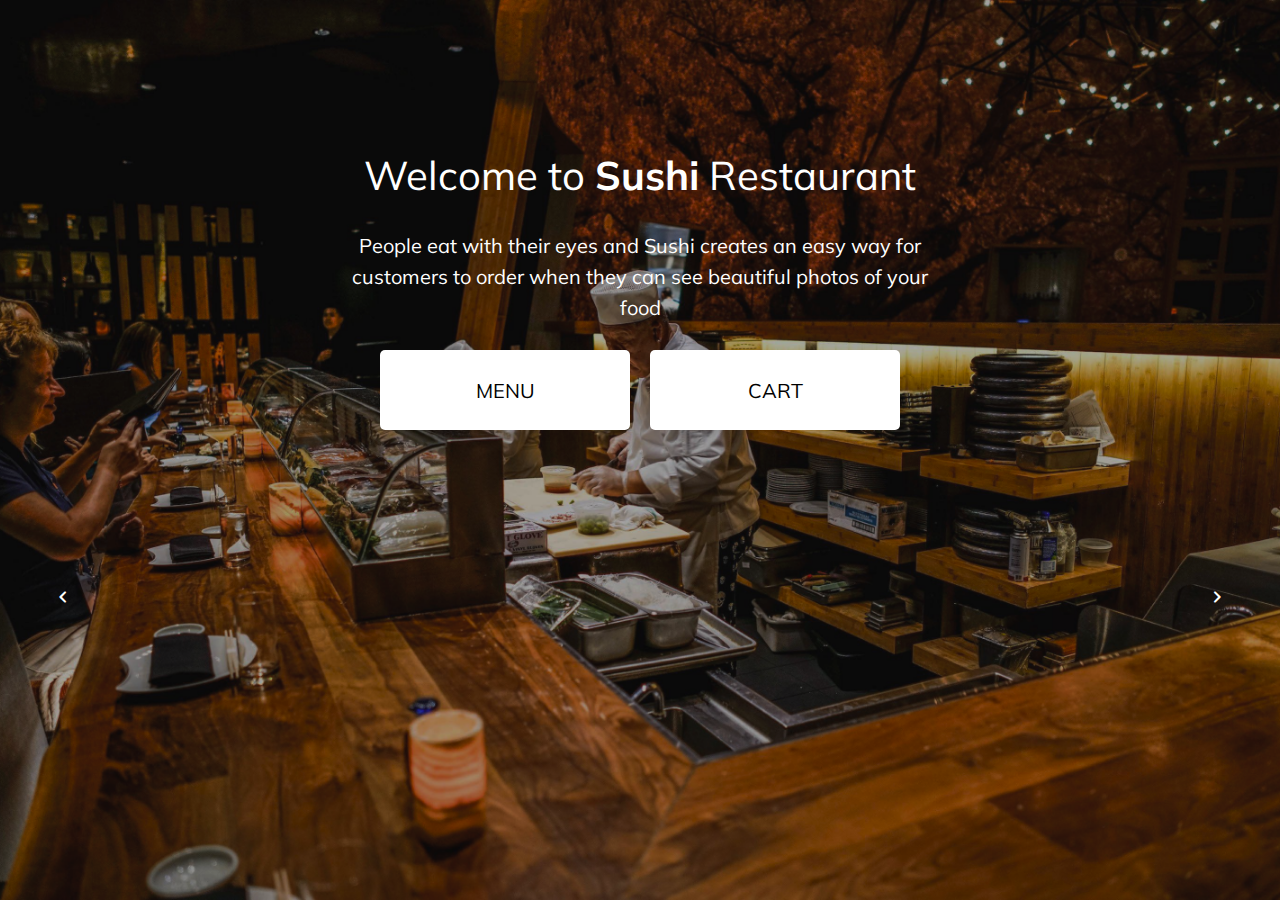
<file: index.html>
<!DOCTYPE html>
<html lang="en">
<head>
  <meta charset="UTF-8">
  <meta http-equiv="X-UA-Compatible" content="IE=edge">
  <meta name="viewport" content="width=device-width, initial-scale=1.0">
  <!--Google Mulish Font App-->
  <link rel="preconnect" href="https://fonts.googleapis.com">
  <link rel="preconnect" href="https://fonts.gstatic.com" crossorigin>
  <link href="https://fonts.googleapis.com/css2?family=Mulish:wght@400;700&display=swap" rel="stylesheet">
  <!-- Google Material Icon CDN-->
  <link href="https://fonts.googleapis.com/icon?family=Material+Icons|Material+Icons+Round" rel="stylesheet">
  <!--stylesheet link-->
  <link href="style.css" rel="stylesheet">
  <title>Sushi Food App</title>
</head>
<body>
  <main class="sushi-app">
    <h2>Welcome to <span style="font-weight:bold;">Sushi</span> Restaurant</h2>
    <p>People eat with their eyes and Sushi creates an easy way for customers to order when they can see beautiful photos of your food</p>
    <span class="material-icons-round left">keyboard_arrow_left</span>
    <span class="material-icons-round right">keyboard_arrow_right</span>
    <section>
      <a id="menu" href="index2.html">MENU</a>
    <a id="cart" href="index3.html">CART</a>
    </section>
  </main>
</body>
</html>
</file>
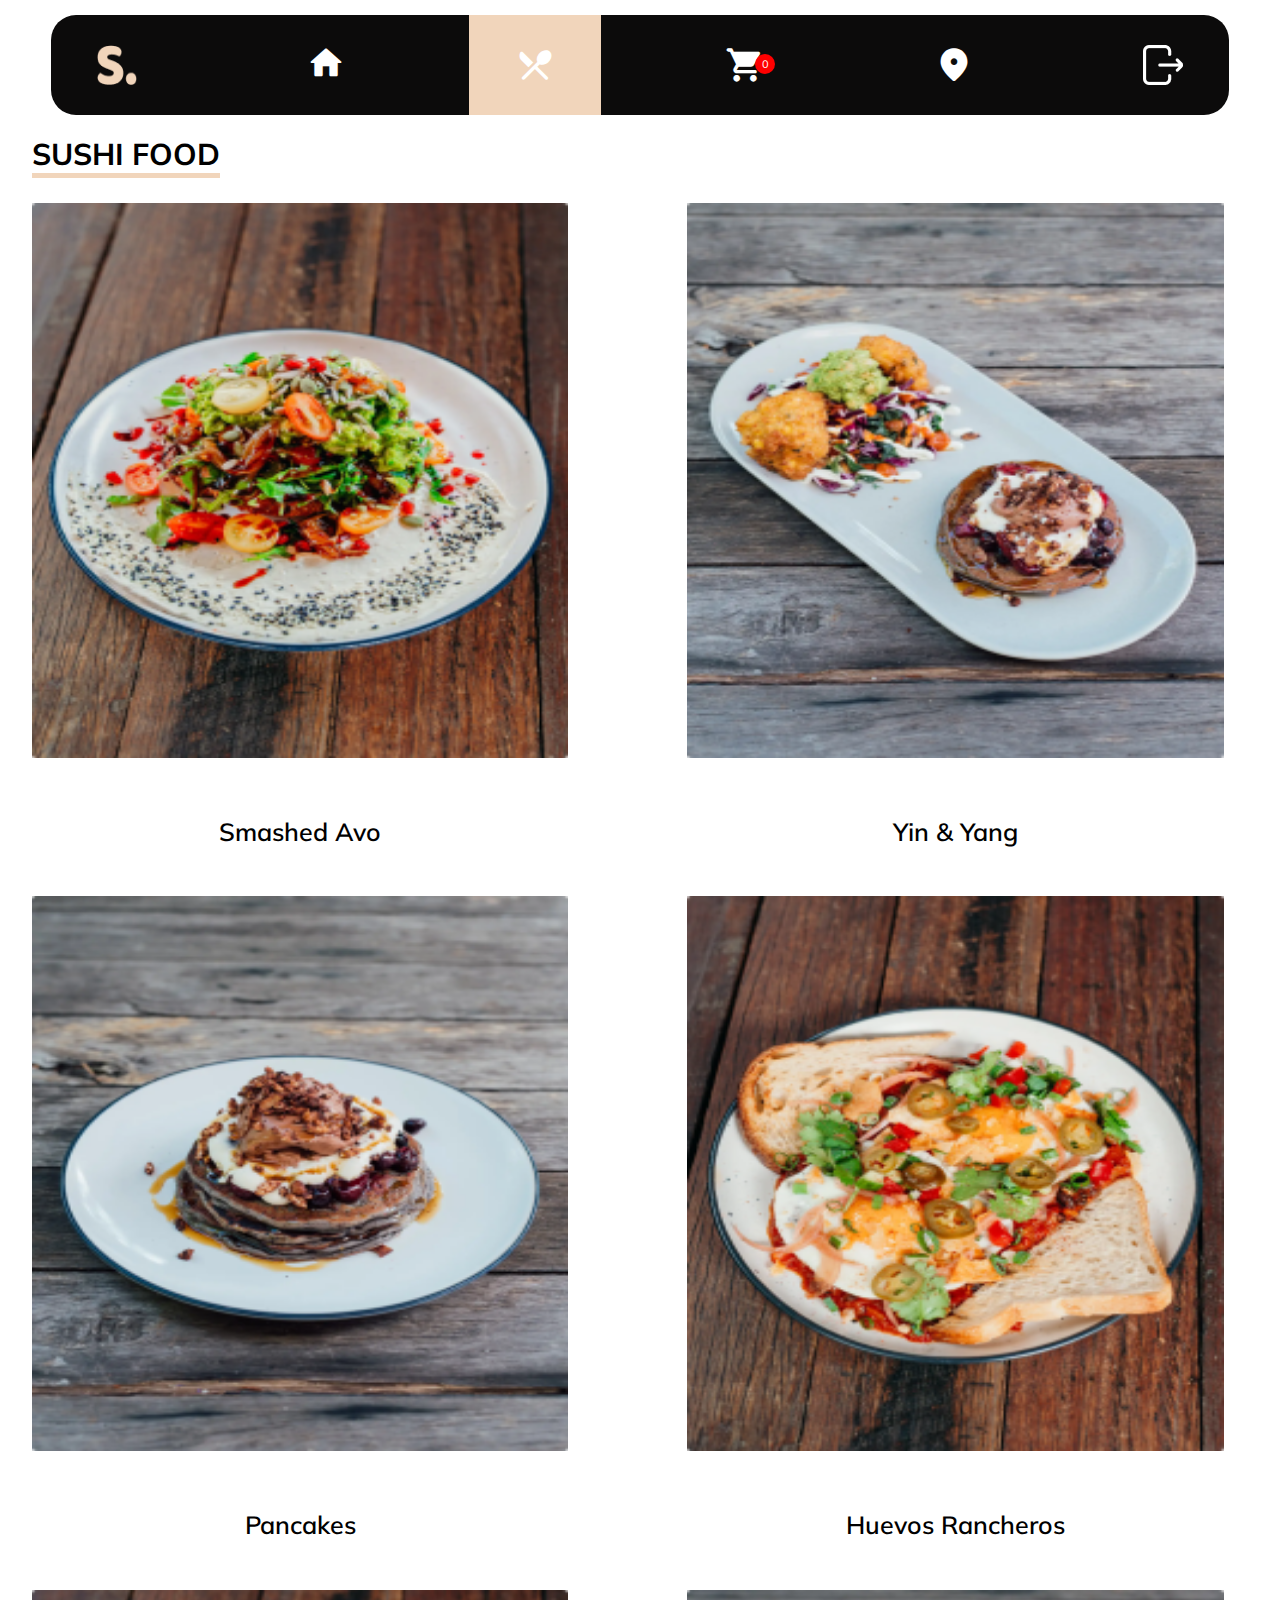
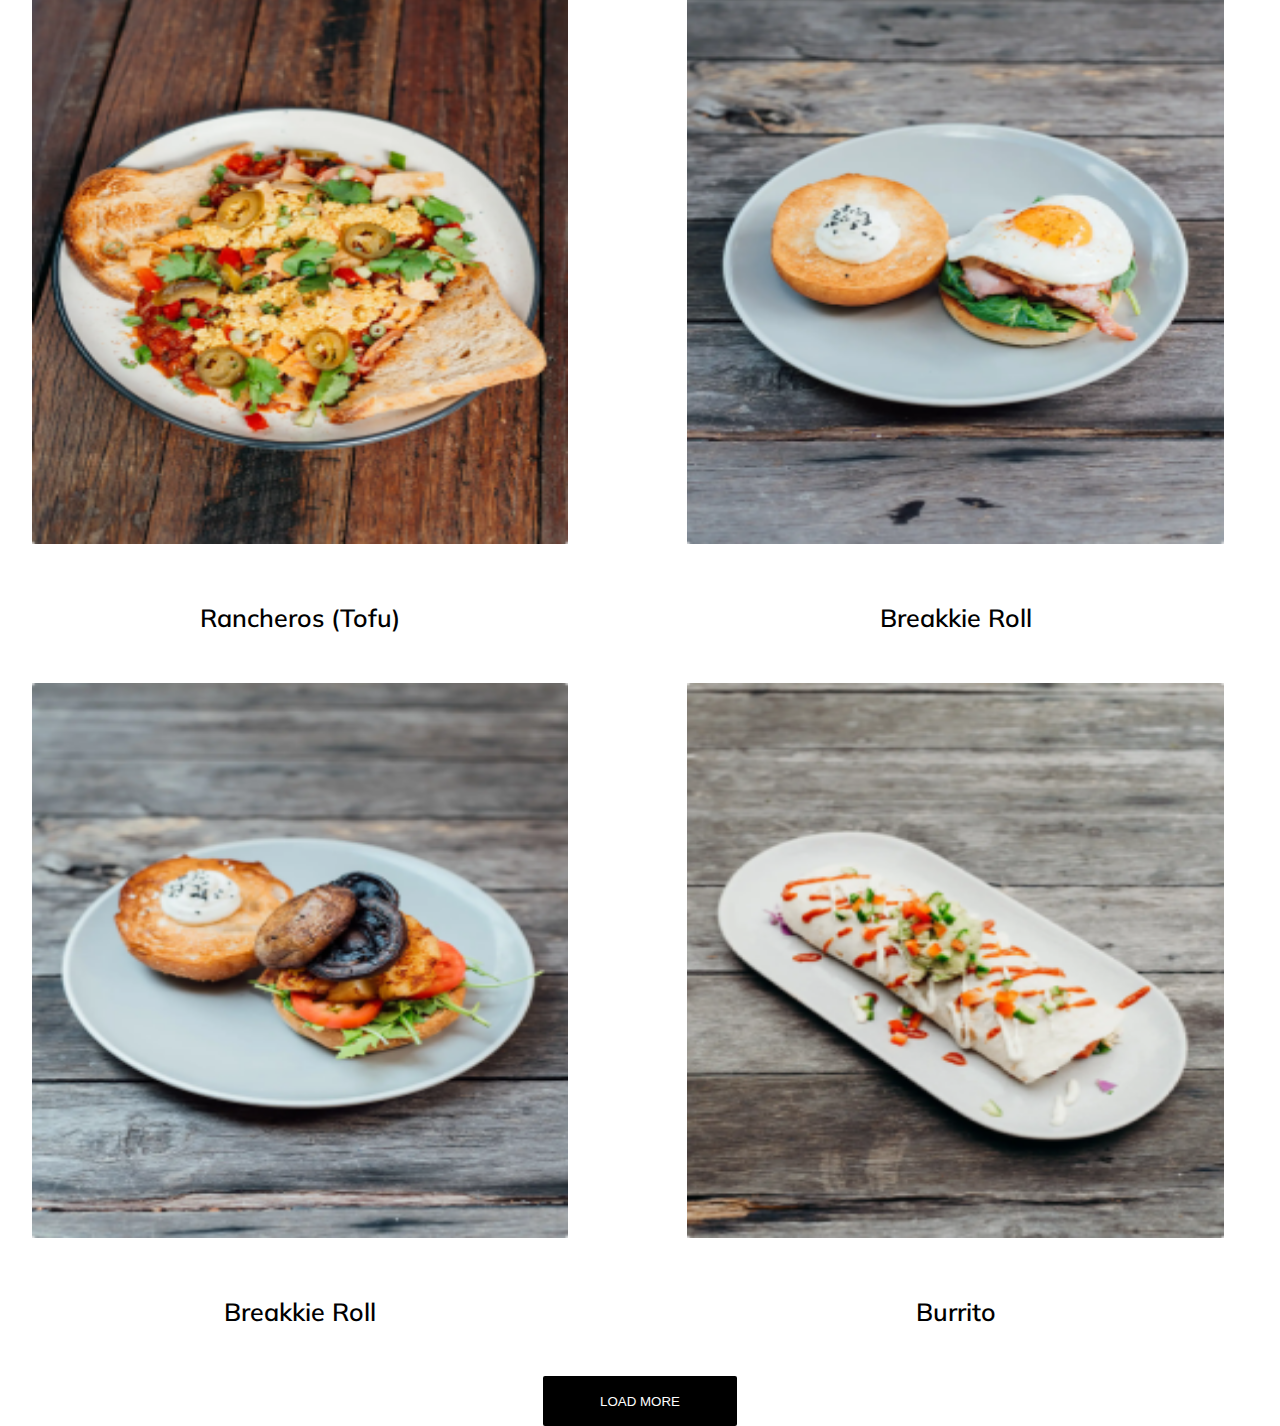
<file: index2.html>
<!DOCTYPE html>
<html lang="en">
<head>
  <meta charset="UTF-8">
  <meta http-equiv="X-UA-Compatible" content="IE=edge">
  <meta name="viewport" content="width=device-width, initial-scale=1.0">
  <!--Google Mulish Font App-->
  <link rel="preconnect" href="https://fonts.googleapis.com">
  <link rel="preconnect" href="https://fonts.gstatic.com" crossorigin>
  <link href="https://fonts.googleapis.com/css2?family=Mulish:wght@400;700&display=swap" rel="stylesheet">
  <!-- Google Material Icon CDN-->
  <link href="https://fonts.googleapis.com/icon?family=Material+Icons|Material+Icons+Round" rel="stylesheet">
  <!--stylesheet link-->
  <link href="style2.css" rel="stylesheet">
  <title>SUSHI FOOD</title>
</head>
<body>
  <main class="menu">
    <section class="sidebar">
      <div  class="logo">
        <img src="icons/S..png">
      </div>
      <div class="home">
        <a style="color:white;" href="index.html"><span class="material-icons-round">home</span></a>
      </div>
      <div class="menu">
        <span class="material-icons-round">restaurant_menu</span>
      </div>
      <div data-counter="0" class="cart">
        <span class="material-icons-round">shopping_cart</span>
      </div>
      <div class="location">
        <span class="material-icons-round">location_on</span>
      </div>
      <div  class="vector">
        <img src="icons/Vector (1).png">
      </div>
    </section>
    <section class="mainbar">
      <section class="menulist">
        <h1>SUSHI FOOD</h1>
      <div class="foodlist">
        <div>
          <img src="images/Rectangle 9.png">
          <p>Smashed Avo</p>
        </div>
        <div>
          <img src="images/Rectangle 10.png">
          <p>Yin & Yang</p>
        </div>
        <div>
          <img src="images/Rectangle 11.png">
          <p>Pancakes</p>
        </div>
        <div>
          <img src="images/Rectangle 12.png">
          <p>Huevos Rancheros</p>
        </div>
        <div>
          <img src="images/Rectangle 13.png">
          <p>Rancheros (Tofu)</p>
        </div>
        <div>
          <img src="images/Rectangle 14.png">
          <p>Breakkie Roll</p>
        </div>
        <div>
          <img src="images/Rectangle 15.png">
          <p>Breakkie Roll</p>
        </div>
        <div>
          <img src="images/Rectangle 16.png">
          <p>Burrito</p>
        </div>
      </div>
      <button id="loading">LOAD MORE</button>
      </section>
      <section class="shopping-cart">
        <h1>CART</h1>
        <div class="abcde">
            <div class="cartlist">
            </div>
          <div class="checkout-box">
            <div class="reciept-box">
              <h1>Your Subtotal</h1>
              <p>Subtotal<span id="cash">$00.00</span></p>
              <button><a style="color:white;text-decoration: none;" href="#">Confirm Order</a></button>
            </div>
            <div class="promo-code">
              <h2>Promo Code</h2>
              <input type="text" placeholder="enter promo code"/>
              <button>Apply</button>
            </div>
          </div>  
        </div>
      </section>
    </section>
  </main>
  <!--<footer>Copyright &copy; 2022 SUSHI Resturant</footer> -->
  <!--link to script.js-->
  <script src="script.js"></script>
</body>
</html>
</file>
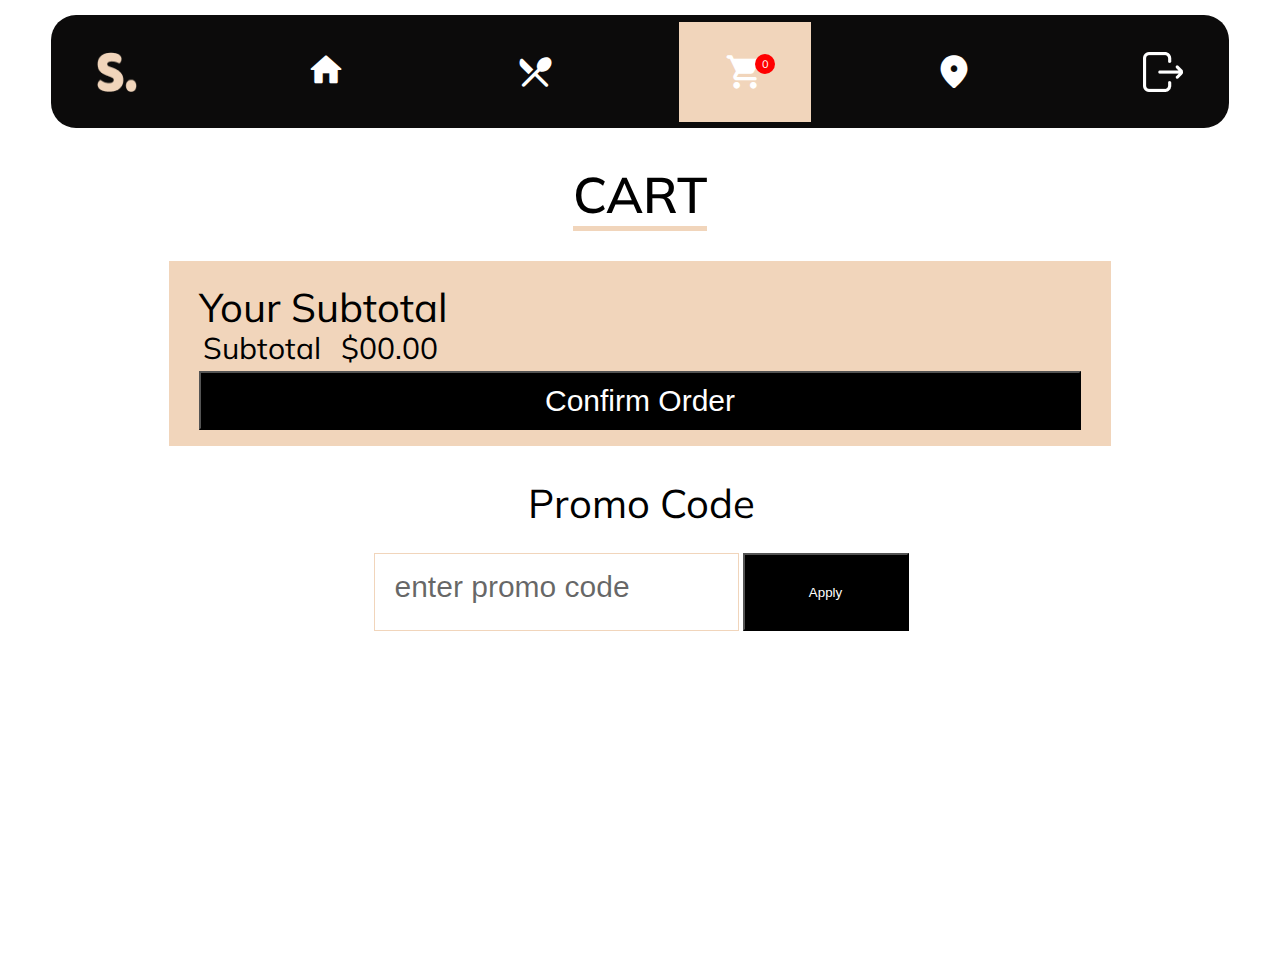
<file: index3.html>
<!DOCTYPE html>
<html lang="en">
<head>
  <meta charset="UTF-8">
  <meta http-equiv="X-UA-Compatible" content="IE=edge">
  <meta name="viewport" content="width=device-width, initial-scale=1.0">
  <!--Google Mulish Font App-->
  <link rel="preconnect" href="https://fonts.googleapis.com">
  <link rel="preconnect" href="https://fonts.gstatic.com" crossorigin>
  <link href="https://fonts.googleapis.com/css2?family=Mulish:wght@400;700&display=swap" rel="stylesheet">
  <!-- Google Material Icon CDN-->
  <link href="https://fonts.googleapis.com/icon?family=Material+Icons|Material+Icons+Round" rel="stylesheet">
  <!--link to style3.css-->
  <link href="style3.css" rel="stylesheet">
  <title>CART</title>
</head>
<body>
  <main class="menu">
    <section class="sidebar">
      <div class="logo">
        <img src="icons/S..png">
      </div>
      <div class="home">
        <a style="color:white;" href="index.html"><span class="material-icons-round">home</span></a>
      </div>
      <div class="menu">
        <span class="material-icons-round">restaurant_menu</span>
      </div>
      <div data-counter="0" class="cart">
        <span class="material-icons-round">shopping_cart</span>
      </div>
      <div class="location">
        <span class="material-icons-round">location_on</span>
      </div>
      <div  class="vector">
        <img src="icons/Vector (1).png">
      </div>
    </section>
    <section class="mainbar">
      <section class="menulist">
        <h1>SUSHI FOOD</h1>
      <div class="foodlist">
        <div>
          <img src="images/Rectangle 9.png">
          <p>Smashed Avo</p>
        </div>
        <div>
          <img src="images/Rectangle 10.png">
          <p>Yin & Yang</p>
        </div>
        <div>
          <img src="images/Rectangle 11.png">
          <p>Pancakes</p>
        </div>
        <div>
          <img src="images/Rectangle 12.png">
          <p>Huevos Rancheros</p>
        </div>
        <div>
          <img src="images/Rectangle 13.png">
          <p>Rancheros (Tofu)</p>
        </div>
        <div>
          <img src="images/Rectangle 14.png">
          <p>Breakkie Roll</p>
        </div>
        <div>
          <img src="images/Rectangle 15.png">
          <p>Breakkie Roll</p>
        </div>
        <div>
          <img src="images/Rectangle 16.png">
          <p>Burrito</p>
        </div>
      </div>
      <button id="loading">LOAD MORE</button>
      </section>
      <section class="shopping-cart">
        <h1>CART</h1>
        <div class="abcde">
            <div class="cartlist">
            </div>
          <div class="checkout-box">
            <div class="reciept-box">
              <h1>Your Subtotal</h1>
              <p>Subtotal<span id="cash">$00.00</span></p>
              <button><a style="color:white;text-decoration: none;" href="#">Confirm Order</a></button>
            </div>
            <div class="promo-code">
              <h2>Promo Code</h2>
              <input type="text" placeholder="enter promo code"/>
              <button>Apply</button>
            </div>
          </div>  
        </div>
      </section>
    </section>
  </main>
  <!--link to script.js-->
  <script src="script.js"></script>
</body>
</html>
</file>
<file: style.css>
*{
  margin:0;
  padding:0;
  box-sizing: border-box;
}
html{
  font-family: 'Mulish', sans-serif;
}
body{
  height: 100vh;
  width:100vw;
}
main.sushi-app{
  background-image: url(images/restaurant\ 1.png);
  background-position: center;
  background-size: cover;
  background-repeat: no-repeat;
  height: 100%;
  width: 100%;
  color:white;
  position:relative;
}
h2{
  position: absolute;
  top: 200px;
  left:50%;
  transform: translateX(-50%);
  text-align: center;
  width: 830px;
  height: 75px;
  font-weight: 400;
  font-size: 60px;
  line-height: 75px;
}
main.sushi-app p {
    position:absolute;
    left:50%;
    transform: translateX(-50%);
    top: 320px;
    width: 822px;
    height: 62px;
    font-weight: 400;
    font-size: 25px;
    line-height: 31px;
    text-align: center;
}
section{
  position:absolute;
  top: 440px;
  left: 50%;
  transform: translateX(-50%);
  height: 80px;
  width:520px;
  display: grid;
  grid-template-columns: 250px 250px;
  gap:20px;
}
a#menu, a#cart{
  border-radius: 5px;
  font-size: 30px;
  color:black;
  text-decoration: none;
  background: white;
  display:flex;
  justify-content: center;
  align-items: center;
  cursor: pointer;
}
.material-icons-round.left{
  position: absolute;
  left: 4%;
  top: 65%;
  background: transparent;
  cursor:pointer
}
.material-icons-round.right{
  position: absolute;
  right: 4%;
  top:65%;
  cursor:pointer
}
@media (min-width: 600px) and (max-width: 1280px){
  h2{
    top: 150px;
    font-weight: 400;
    font-size: 40px;
    line-height: 50px;
  }
  main.sushi-app p {
    top: 230px;
    width: 600px;
    height: 62px;
    font-weight: 400;
    font-size: 20px;
}
section{
  position:absolute;
  top: 350px;
  height: 80px;
  width:520px;
  display: grid;
  grid-template-columns: 250px 250px;
  gap:20x;
}
a#menu, a#cart{
  border-radius: 5px;
  font-size: 20px; 
} 
}
@media screen and (max-width: 599px){
  h2{
    top: 100px;
    width: 95%;
    font-weight: 400;
    font-size: 30px;
    line-height: 30px;
  }
  main.sushi-app p {
    top: 150px;
    width: 95%;
    height: 62px;
    font-weight: 400;
    font-size: 15px;
}
section{
  position:absolute;
  top: 250px;
  height: 150px;
  width:250px;
  display: grid;
  grid-template-columns: 250px;
  gap:20px;
} 
}
@media (min-width:314px) and (max-width:435px){
  h2{
    top: 100px;
    width: 100%;
    font-weight: 400;
    font-size: 20px;
    line-height: 20px;
    text-align: center;
  }
  main.sushi-app p {
    top: 150px;
    width: 100%;
    height: 62px;
    font-weight: 400;
    font-size: 12px;
    text-align: center;
}
section{
  position:absolute;
  top: 250px;
  height: 150px;
  width:200px;
  display: grid;
  grid-template-columns: 200px;
  gap:20px;
}
a#menu, a#cart{
  border-radius: 5px;
  font-size: 20px;
} 
}
</file>
<file: style2.css>
*{
  margin: 0;
  padding: 0;
  box-sizing: border-box;
}
html{
  font-family: 'Mulish', sans-serif;
}
body{
  height: 105vh;
  width: 100vw;
  overflow-x: hidden;
}
main.menu{
  height: 100%;
  width: 95%;
  display:flex;
  gap:30px;
  margin: 15px auto;
}
section.sidebar{
  color:white;
  width: 132px;
  height: 640px;
  background: #0C0B0B;
  border-top-left-radius: 25px;
  border-top-right-radius: 25px;
  border-bottom-left-radius: 25px;
  border-bottom-right-radius: 25px;
  display:flex;
  flex-direction: column;
  justify-content: space-between;
  align-items: center;
}
section.sidebar div{
  height: 100px;
  width:132px;
  display:grid;
  color:white;
  place-items: center;
  cursor:pointer
}
section.sidebar div:first-child{
  border-top-left-radius: 25px;
  border-top-right-radius: 25px;
}
section.sidebar div:last-child{
  border-bottom-left-radius: 25px;
  border-bottom-right-radius: 25px;
}
section.sidebar div.menu{
  background-color: #F1D5BB;
}
section.sidebar div span{
  font-size:2.5rem;
}
section.sidebar div img{
  height: 2.5rem;
  width: 2.5rem;
}
section.mainbar{
  width:100%;
  height:100%;
}
div.cart:after{
  position: absolute;
  top:58%;
  left:7.5%;
  content:attr(data-counter);
  display: flex;
  align-items: center;
  justify-content: center;
  border-radius:50px;
  width: 20px;
  height: 20px;
  background: red;
  color:white;
  font-size: 11px;
}

section.menulist{
  margin: 0 auto;
  height: 600px;
  width: 95%;
  height: 97.2%;
}
section.menulist h1{
  position:relative;
  margin-bottom: 30px;
  font-size: 30px;
}
section.menulist h1::after{
  content: '';
  width: 188px;
  height: 5px;
  background: #F1D5BB;
  position:absolute;
  top:100%;
  left:0;
}
.menulist .foodlist{
  display: grid;
  grid-template-columns: repeat(4, 225px);
  grid-template-rows: repeat(2, 260px);
  column-gap: 35px;
  width: 100%;
}
.menulist .foodlist div img{
  width:100%;
  height: 80%;
}
.menulist .foodlist p {
  text-align: center;
  font-weight: 600;
  font-size: 20px;
}
#loading{
  width: 194px;
  height: 50px;
  margin: 0 50%;
  transform: translateX(-50%);
  color:white;
  background: black;
  border-radius:2px;
  border:none;
}
section.shopping-cart{
  height: 600px;
  display:none;
}
section.shopping-cart h1{
  width: 135px;
  height: 63px;
  font-weight: 600;
  font-size: 50px;
  line-height: 63px;
  position:relative;
  margin-bottom: 15px;
}
section.shopping-cart h1::after{
  content: '';
  width: 134px;
  height: 5px;
  background: #F1D5BB;
  position:absolute;
  top:100%;
  left:0%;
}
div.abcde{
  display:flex;
  gap:41px;
}
div.cartlist{
  width: 500px;
  height: auto;
  border-radius: 3px;
  display:flex;
  flex-direction: column;
}
div.cartlist .item{
  height: 125px;
  width:  100%;
  display:flex;
  background: #F1D5BB;
  align-items: center;
  justify-content: space-between;
  padding:37px 23px 43px 20px;
}
div.cartlist .item div:nth-child(1){
  width: 90px;
  height: 90px;
}
div.cartlist .item div:nth-child(1) img{
  width: 100%;
  height: 100%;
  border-radius: 45px;
}
div.cartlist .item div:nth-child(2){
  width: 162px;
  height: 70px;
  padding-top:10px;
}
div.cartlist .item .times{
  cursor:pointer
}
.foodname{
  margin-bottom: 10px;
}
div.cartlist .item div:nth-child(3){
  height: 12px;
  width: 55px;
}
.minus,.plus{
  cursor:pointer
}
.small-box{
  height: 12px;
  width: 25px;
  padding: 5px 5px;
  background: white;
  font-weight: 400;
font-size: 15px;
line-height: 25px;
}
div.cartlist .item div:nth-child(4){
  height: 20px;
  width:20px;
  display:flex;
  justify-content: center;
  align-items: center;
  font-size: 30px;
}
div.checkout-box{
  display:flex;
  flex-direction: column;
  width: 443px;
  height: 500px;
  border-radius: 3px;
}
div.checkout-box h1{
  width: 249px;
  height: 50px;
  font-weight: 400;
  font-size: 40px;
}
div.reciept-box{
  width:100%;
  height:185px;
  background: #F1D5BB;
  padding: 15px 30px 25px 30px;
}
div.reciept-box button{
  width: 100%;
  font-weight: 400;
  font-size: 30px;
  line-height: 25px;
  color: white;
  background: black;
  padding: 15px 60px;
  border:none;
}
div.checkout-box p{
  width:244px;
  height:30px;
  font-size: 30px;
  line-height: 15px;
}
div.checkout-box p span{
  margin-left: 20px;
}
div.promo-code{
  width:100%;
  height:250px;
  padding:32px 38px 32px 40px;
}
div.promo-code h2{
  font-weight: 400;
  font-size: 40px;
  margin-bottom: 25px;
}
div.promo-code input{
  width: 365px;
  font-size: 30px;
  height: 78px;
  border: 1px solid #F1D5BB;
  margin-bottom: 30px;
}
input::placeholder{
  font-weight: 200;
  font-size: 30px;
  color: rgba(0, 0, 0, 0.6);
  padding: 20px 109px 20px 20px;
}
div.promo-code button{
  width: 166px;
  height: 78px;
  background: #000000;
  color: white;
}
/* Media queries */
@media (min-width: 600px) and (max-width: 1280px){
  body{
    overflow-x: hidden;
  }
  div.cart::after{
    position: absolute;
    top:6%;
    left:59%;
  }
  section.sidebar div:first-child{
    border-top-right-radius: 0px;
    border-bottom-left-radius: 25px;
  }
  main.menu{
    width: 100%;
    flex-direction: column;
    gap:20px;
    margin: 15px auto;
  }
  section.sidebar{
    height: 132px;
    align-self: center;
    width: 92%;
    flex-direction: row;
  }
  .menulist .foodlist{
    display: grid;
    grid-template-columns: repeat(2, 1fr);
    grid-template-rows: repeat(4, 1fr);
    column-gap:10%;
    align-self: center;
    width: 98%;
  }
  .menulist .foodlist div p{
    display:flex;
    height: 20%;
    justify-content: center;
    align-items: center;
    font-size: 25px;
  }
  div.abcde{
    gap:20px;
    flex-direction: column;
    align-items: center;
    justify-content: space-between;
    width: 92%;
    margin: 0 auto;
  }
  div.cartlist,div.checkout-box{
    width: 80%;
  }
  div.checkout-box{
    text-align: center;
  }
  section.shopping-cart > h1{
    margin: 15px auto;
  }
}
@media (min-width: 314px) and (max-width: 599px){
  body{
    overflow-x: hidden;
  }
  main.menu{
    width: 100%;
    flex-direction: column;
    gap:20px;
    margin: 5px auto;
  }
  section.sidebar{
    height: 132px;
    width: 95%;
    flex-direction: row;
    align-self: center;
  }
  div.cart::after{
    position: absolute;
    top:5%;
    left:61%;
  }
  section.sidebar div:first-child{
    border-top-right-radius: 0px;
    border-bottom-left-radius: 25px;
  }
  .menulist .foodlist{
    display: grid;
    grid-template-columns: repeat(1, 1fr);
    grid-template-rows: repeat(8,500px);
    column-gap:0;
    width: 100%;
  }
  .menulist .foodlist div p{
    display:flex;
    height: 20%;
    justify-content: center;
    align-items: center;
    font-size: 40px;
  }
  div.abcde{
    gap:20px;
    flex-direction: column;
    align-items: center;
    justify-content: space-between;
  }
  section.shopping-cart > h1{
    margin: 15px auto;
  }
  div.cartlist{
    width: 390px;
    height: 500px;
    background: #F1D5BB;
  }
  div.cartlist .item{
    padding: 5px;
  }
  div.checkout-box{
    width:390px;
  }
  div.reciept-box{
    padding: 10px 25px 20px 25px;
  }
}
@media screen and (max-width:400px) {
  body{
    overflow-x: hidden;
  }
  div.cartlist{
    width: 320px;
    height: 500px;
    background: #F1D5BB;
  }
  div.cartlist .item{
    padding: 5px;
  } 
  div.checkout-box{
    width:350px;
  }
  div.checkout-box button{
    width: 100%;
    font-weight: 400;
    font-size: 30px;
    line-height: 25px;
    color: white;
    background: black;
    padding: 15px 50px;
    border:none;
  }
}
</file>
<file: style3.css>
*{
  margin: 0;
  padding: 0;
  box-sizing: border-box;
}
html{
  font-family: 'Mulish', sans-serif;
}
body{
  height: 105vh;
  width: 100vw;
  overflow-x: hidden;
}
main{
  height: 100%;
  width: 95%;
  display:flex;
  gap:30px;
  margin: 15px auto;
}
section.sidebar{
  color:white;
  width: 132px;
  height: 640px;
  background: #0C0B0B;
  border-top-left-radius: 25px;
  border-top-right-radius: 25px;
  border-bottom-left-radius: 25px;
  border-bottom-right-radius: 25px;
  display:flex;
  flex-direction: column;
  justify-content: space-between;
  align-items: center;
}
section.sidebar div{
  height: 100px;
  width:132px;
  display:grid;
  place-items: center;
  cursor:pointer
}
div.cart::after{
  position: absolute;
  top:58%;
  left:7.5%;
  content:attr(data-counter);
  display: flex;
  align-items: center;
  justify-content: center;
  border-radius: 50%;
  width: 20px;
  height: 20px;
  background: red;
  color:white;
  font-size: 11px;
}
section.sidebar div:first-child{
  border-top-left-radius: 25px;
  border-top-right-radius: 25px;
}
section.sidebar div:last-child{
  border-bottom-left-radius: 25px;
  border-bottom-right-radius: 25px;
}
section.sidebar div.cart{
  background-color: #F1D5BB;
}
section.sidebar div span{
  font-size:2.5rem;
}
section.sidebar div img{
  height: 2.5rem;
  width: 2.5rem;
}
section.mainbar{
  width:100%;
  height:100%;
}
section.menulist{
  margin: 0 auto;
  height: 600px;
  width: 95%;
  height: 97.2%;
  display:none;
}
section.menulist h1{
  width:360px;
  height: auto;
  position:relative;
  margin-bottom: 30px;
  font-size: 30px;
}
section.menulist h1::after{
  content: '';
  width: 188px;
  height: 5px;
  background: #F1D5BB;
  position:absolute;
  top:100%;
  left:0;
}
.menulist .foodlist{
  display: grid;
  grid-template-columns: repeat(4, 225px);
  grid-template-rows: repeat(2, 260px);
  column-gap: 35px;
}
.menulist .foodlist div img{
  width:100%;
  height: 80%;
}
.menulist .foodlist p {
  text-align: center;
  font-weight: 600;
  font-size: 20px;
}
#loading{
  width: 194px;
  height: 50px;
  margin: 0 50%;
  transform: translateX(-50%);
  color:white;
  background: black;
  border-radius:2px;
  border:none;
}
section.shopping-cart{
  height: 600px;
  display:block;
}
section.shopping-cart h1{
  width: 135px;
  height: 63px;
  font-weight: 600;
  font-size: 50px;
  line-height: 63px;
  position:relative;
  margin-bottom: 15px;
}
section.shopping-cart h1::after{
  content: '';
  width: 134px;
  height: 5px;
  background: #F1D5BB;
  position:absolute;
  top:100%;
  left:0%;
}
div.abcde{
  display:flex;
  gap:41px;
}
div.cartlist{
  width: 500px;
  height: auto;
  border-radius: 3px;
  display:flex;
  flex-direction: column;
}
div.cartlist .item{
  height: 125px;
  width:  100%;
  display:flex;
  background: #F1D5BB;
  align-items: center;
  justify-content: space-between;
  padding:37px 23px 43px 20px;
}
div.cartlist .item div:nth-child(1){
  width: 90px;
  height: 90px;
}
div.cartlist .item div:nth-child(1) img{
  width: 100%;
  height: 100%;
  border-radius: 45px;
}
div.cartlist .item div:nth-child(2){
  width: 162px;
  height: 70px;
  padding-top:10px;
}
.foodname{
  margin-bottom: 10px;
}
div.cartlist .item div:nth-child(3){
  height: 12px;
  width: 55px;
}
.minus,.plus{
  cursor:pointer
}
.small-box{
  height: 12px;
  width: 25px;
  padding: 5px 5px;
  background: white;
  font-weight: 400;
font-size: 15px;
line-height: 25px;
}
div.cartlist .item div:nth-child(4){
  height: 20px;
  width:20px;
  display:flex;
  justify-content: center;
  align-items: center;
  font-size: 30px;
}
div.cartlist .item .times{
  cursor:pointer
}
div.checkout-box{
  display:flex;
  flex-direction: column;
  width: 443px;
  height: 500px;
  border-radius: 3px;
}
div.checkout-box h1{
  width: 249px;
  height: 50px;
  font-weight: 400;
  font-size: 40px;
}
div.reciept-box{
  width:100%;
  height:185px;
  background: #F1D5BB;
  padding: 15px 30px 25px 30px;
}
div.reciept-box button{
  width: 100%;
  font-weight: 400;
  font-size: 30px;
  line-height: 25px;
  color: white;
  background: black;
  padding: 15px 60px;
}
div.checkout-box p{
  width:244px;
  height:30px;
  font-size: 30px;
  line-height: 15px;
}
div.checkout-box p span{
  margin-left: 20px;
}
div.promo-code{
  width:100%;
  height:250px;
  padding:32px 38px 32px 40px;
}
div.promo-code h2{
  font-weight: 400;
  font-size: 40px;
  margin-bottom: 25px;
}
div.promo-code input{
  width: 365px;
  height: 78px;
  border: 1px solid #F1D5BB;
  margin-bottom: 30px;
}
input::placeholder{
  font-weight: 200;
  font-size: 30px;
  color: rgba(0, 0, 0, 0.6);
  padding: 20px 109px 20px 20px;
}
div.promo-code button{
  width: 166px;
  height: 78px;
  background: #000000;
  color: white;
}
/* media Queries */
@media (min-width: 600px) and (max-width: 1280px){
  main.menu{
    width: 100%;
    flex-direction: column;
    gap:20px;
    margin: 15px auto;
  }
  section.sidebar{
    height: 132px;
    align-self: center;
    width: 92%;
    flex-direction: row;
  }
  div.cart::after{
    position: absolute;
    top:6%;
    left:59%;
  }
  section.sidebar div:first-child{
    border-top-right-radius: 0px;
    border-bottom-left-radius: 25px;
  }
  .menulist .foodlist{
    display: grid;
    grid-template-columns: repeat(2, 1fr);
    grid-template-rows: repeat(4, 1fr);
    column-gap:10%;
    align-self: center;
    width: 98%;
  }
  .menulist .foodlist div p{
    display:flex;
    height: 20%;
    justify-content: center;
    align-items: center;
    font-size: 25px;
  }
  div.abcde{
    gap:20px;
    flex-direction: column;
    align-items: center;
    justify-content: space-between;
    width: 92%;
    margin: 0 auto;
  }
  div.cartlist,div.checkout-box{
    width: 80%;
  }
  div.checkout-box{
    text-align: center;
  }
  section.shopping-cart > h1{
    margin: 15px auto;
  }
}
@media (min-width: 314px) and (max-width: 599px){
  main.menu{
    width: 100%;
    flex-direction: column;
    gap:20px;
    margin: 5px auto;
  }
  section.sidebar{
    height: 132px;
    width: 95%;
    flex-direction: row;
    align-self: center;
  }
  div.cart::after{
    position: absolute;
    top:5%;
    left:61%;
  }
  section.sidebar div:first-child{
    border-top-right-radius: 0px;
    border-bottom-left-radius: 25px;
  }
  .menulist .foodlist{
    display: grid;
    grid-template-columns: repeat(1, 1fr);
    grid-template-rows: repeat(8,500px);
    column-gap:0;
    width: 100%;
  }
  .menulist .foodlist div p{
    display:flex;
    height: 20%;
    justify-content: center;
    align-items: center;
    font-size: 40px;
  }
  div.abcde{
    gap:20px;
    flex-direction: column;
    align-items: center;
    justify-content: space-between;
  }
  section.shopping-cart > h1{
    margin: 15px auto;
  }
  div.cartlist{
    width: 390px;
    height: 500px;
    background: #F1D5BB;
  }
  div.cartlist .item{
    padding: 5px;
  }
  div.checkout-box{
    width:390px;
  }
  div.reciept-box{
    padding: 10px 25px 20px 25px;
  }
}
@media screen and (max-width:400px) {
  div.cartlist{
    width: 320px;
    height: 500px;
    background: #F1D5BB;
  }
  div.cartlist .item{
    padding: 5px;
  } 
  div.checkout-box{
    width:350px;
  }
  div.checkout-box button{
    width: 100%;
    font-weight: 400;
    font-size: 30px;
    line-height: 25px;
    color: white;
    background: black;
    padding: 15px 50px;
    border:none;
  }
}
</file>
